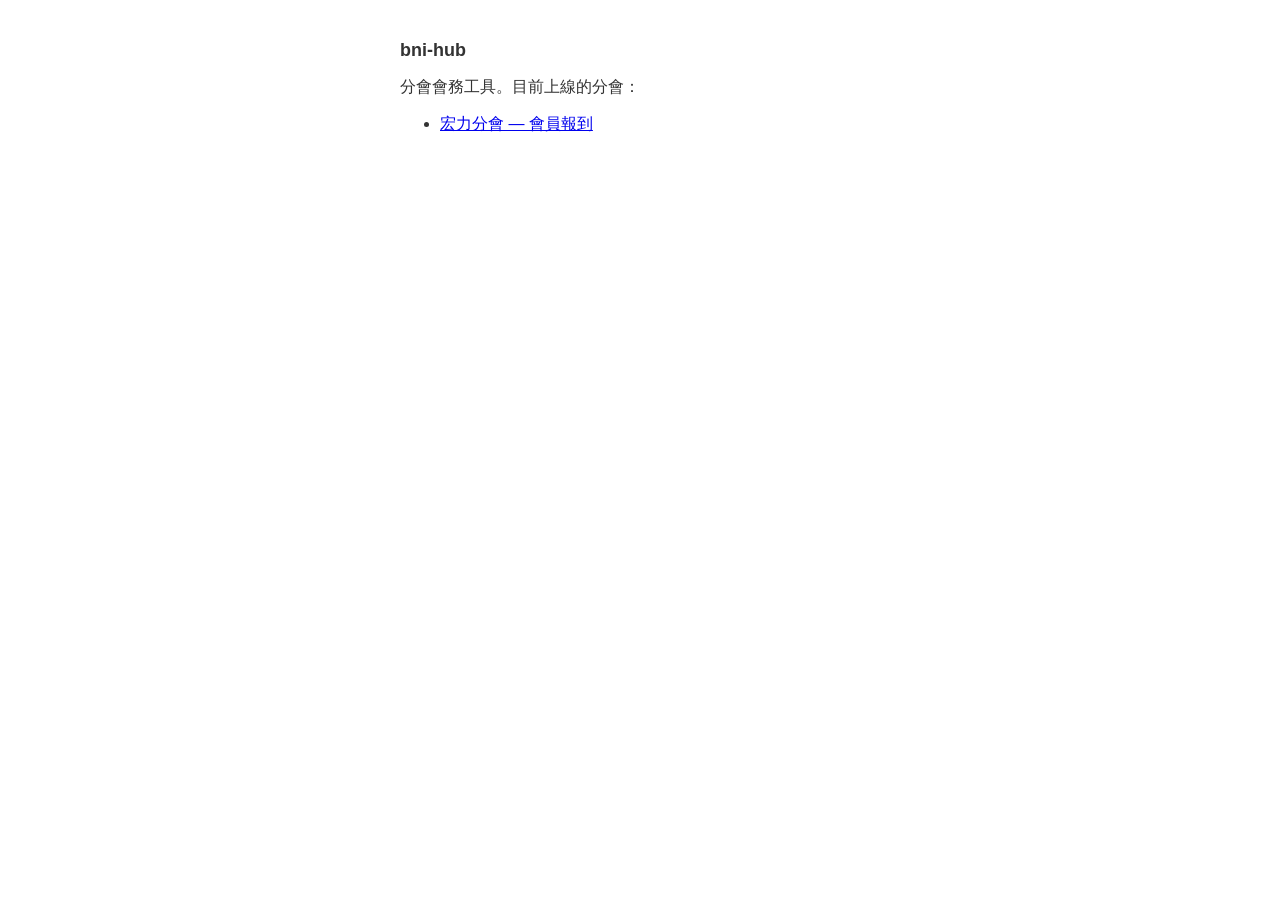
<file: index.html>
<!doctype html>
<html lang="zh-Hant">
<head><meta charset="utf-8"><meta name="viewport" content="width=device-width,initial-scale=1">
<meta name="robots" content="noindex, nofollow">
<title>bni-hub</title></head>
<body style="font-family:sans-serif;max-width:480px;margin:40px auto;padding:0 16px;color:#333">
<h1 style="font-size:18px">bni-hub</h1>
<p>分會會務工具。目前上線的分會：</p>
<ul><li><a href="./hongli/">宏力分會 — 會員報到</a></li></ul>
</body>
</html>
</file>
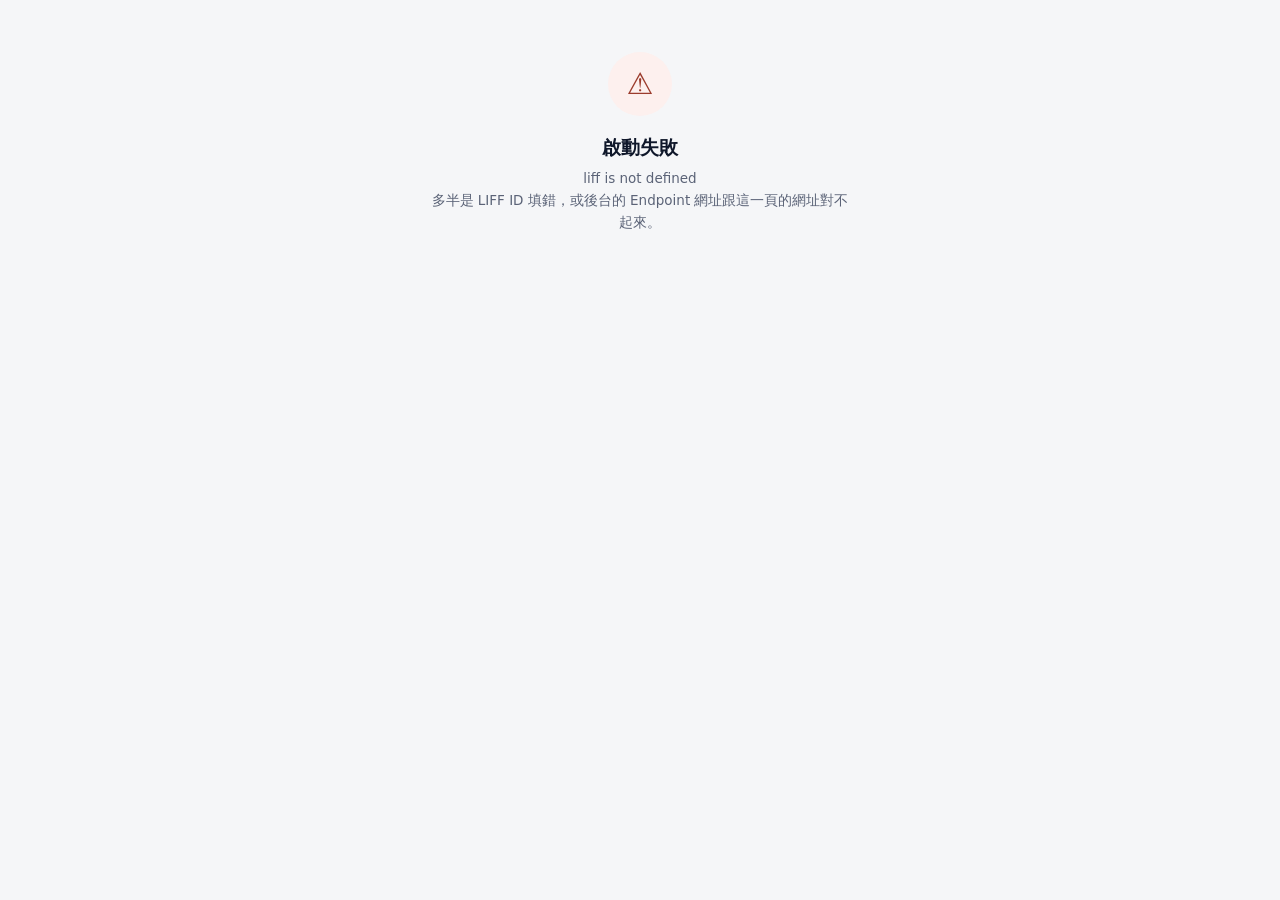
<file: hongli/index.html>
<!doctype html>
<html lang="zh-Hant">
<head>
<meta charset="utf-8">
<meta name="viewport" content="width=device-width,initial-scale=1,viewport-fit=cover">
<meta name="robots" content="noindex, nofollow">
<title>BNI 宏力分會｜報到</title>
<link rel="stylesheet" href="../app/common.css?v=2">
</head>
<body>
<div class="wrap" id="app">
  <div class="state"><div class="icon"><span class="spinner"></span></div><h2>讀取中…</h2><p></p></div>
</div>
<script>window.CHAPTER_SLUG = 'hongli';</script>
<script src="https://static.line-scdn.net/liff/edge/2/sdk.js"></script>
<script src="../app/common.js?v=2"></script>
<script src="../app/checkin.js?v=2"></script>
</body>
</html>
</file>
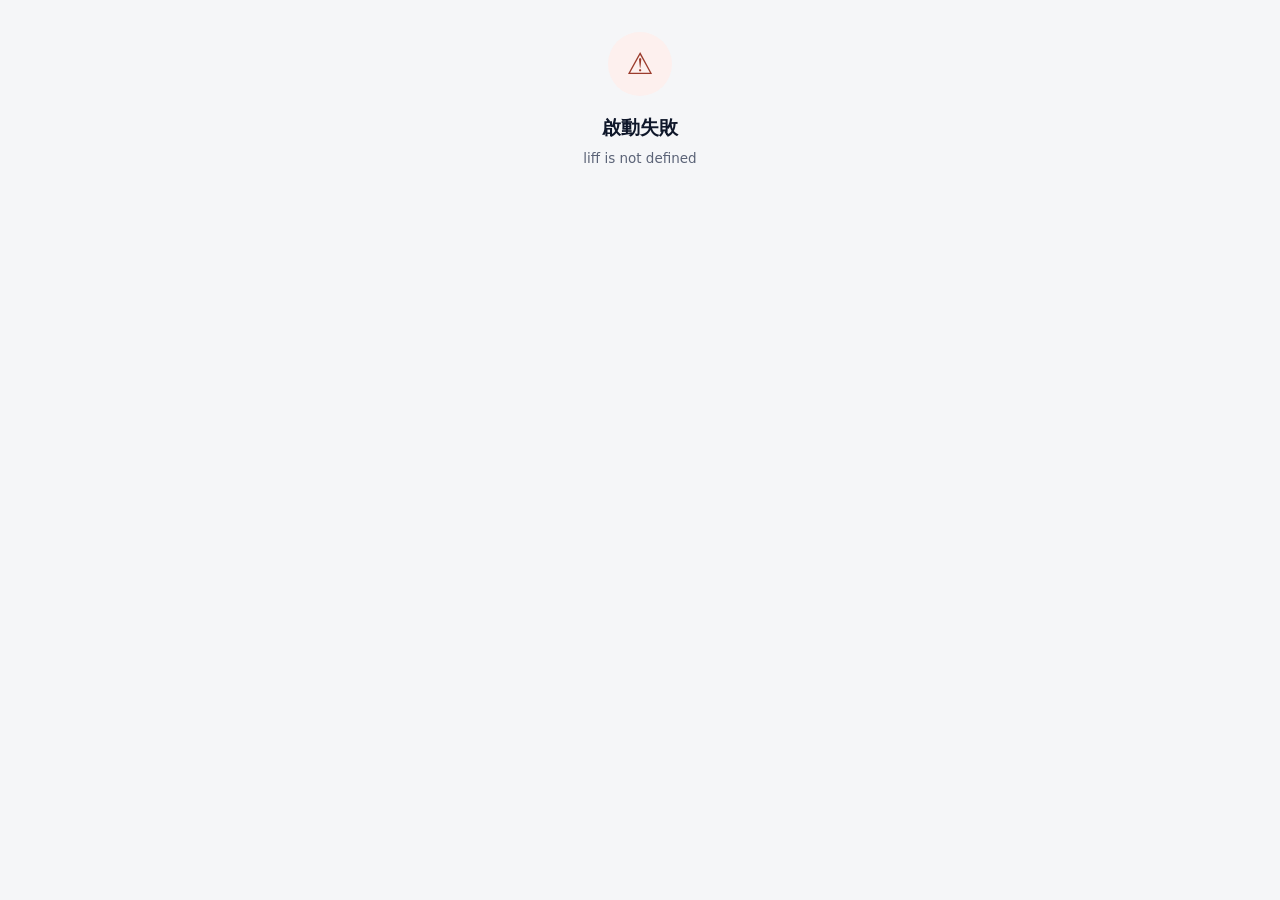
<file: hongli/admin/index.html>
<!doctype html>
<html lang="zh-Hant">
<head>
<meta charset="utf-8">
<meta name="viewport" content="width=device-width,initial-scale=1,viewport-fit=cover">
<meta name="robots" content="noindex, nofollow">
<title>BNI 宏力分會｜幹部台</title>
<link rel="stylesheet" href="../../app/common.css?v=2">
</head>
<body>
<div id="app">
  <div class="wrap"><div class="state"><div class="icon"><span class="spinner"></span></div><h2>讀取中…</h2><p></p></div></div>
</div>
<script>window.CHAPTER_SLUG = 'hongli';</script>
<script src="https://static.line-scdn.net/liff/edge/2/sdk.js"></script>
<script src="../../app/vendor-qrcode.js?v=2"></script>
<script src="../../app/common.js?v=2"></script>
<script src="../../app/admin.js?v=2"></script>
</body>
</html>
</file>
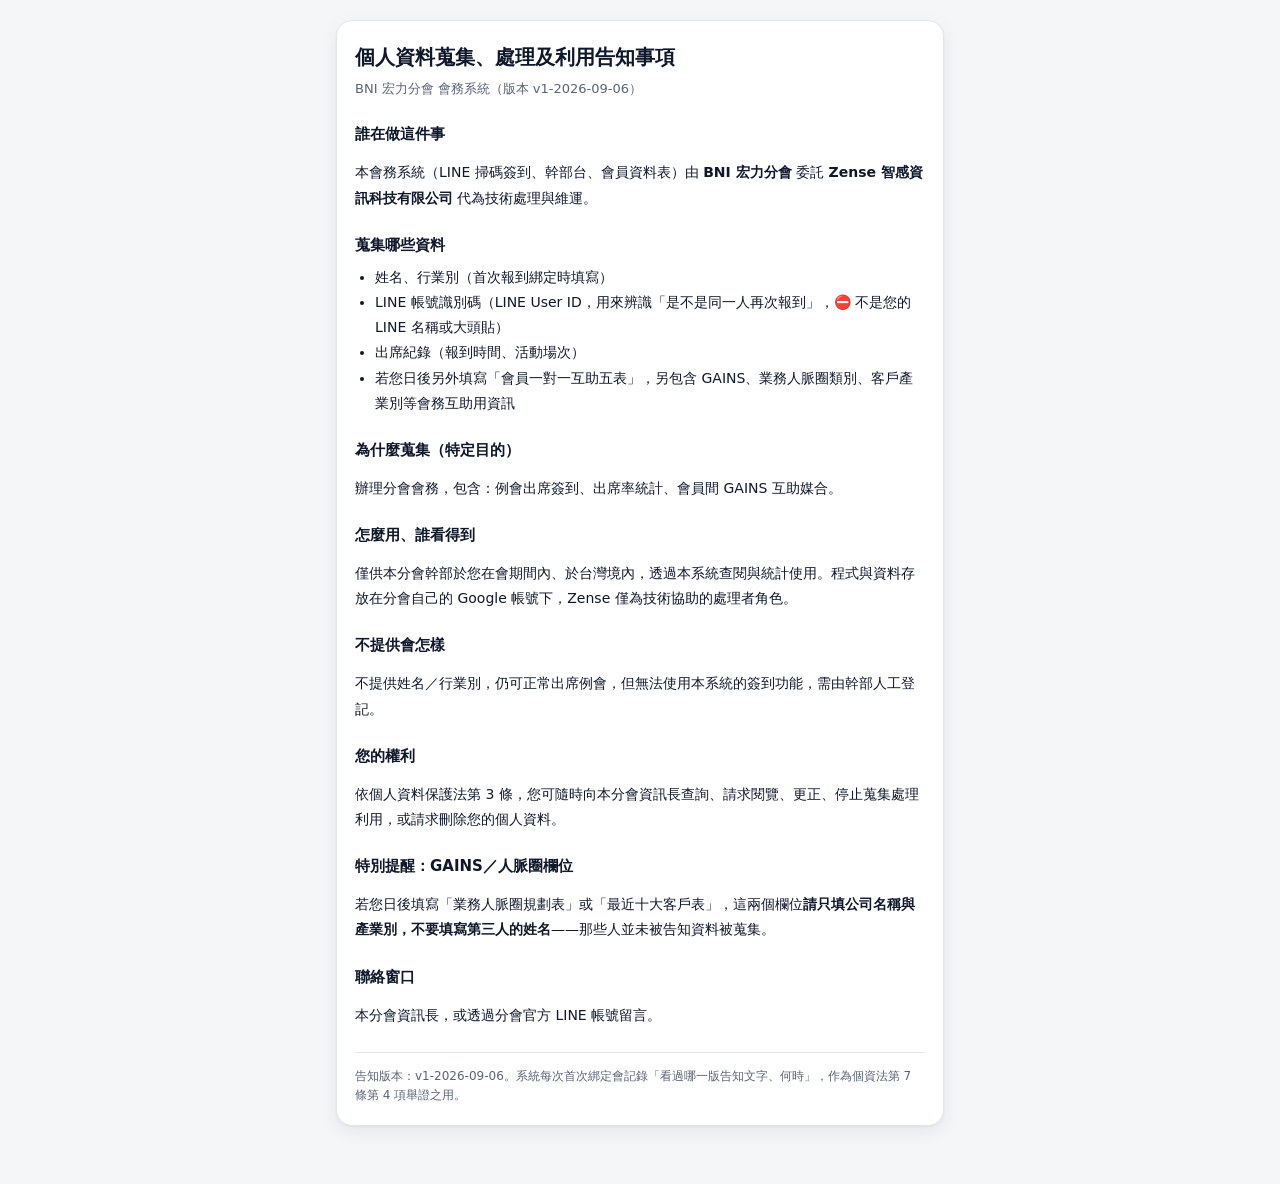
<file: hongli/privacy/index.html>
<!doctype html>
<html lang="zh-Hant">
<head>
<meta charset="utf-8">
<meta name="viewport" content="width=device-width,initial-scale=1">
<title>個人資料告知事項｜BNI 宏力分會</title>
<link rel="stylesheet" href="../../app/common.css">
<style>
  .wrap{max-width:640px}
  h1{font-size:20px;margin:0 0 4px}
  h2{font-size:15px;margin:22px 0 8px;color:var(--brand)}
  p,li{font-size:14px;color:var(--text);line-height:1.8}
  ul{padding-left:20px;margin:6px 0}
  .ver{font-size:12px;color:var(--muted);margin-top:24px;padding-top:14px;border-top:1px solid var(--line)}
</style>
</head>
<body>
<div class="wrap">
  <div class="card">
    <h1>個人資料蒐集、處理及利用告知事項</h1>
    <p style="color:var(--muted);font-size:13px;margin:0">BNI 宏力分會 會務系統（版本 v1-2026-09-06）</p>

    <h2>誰在做這件事</h2>
    <p>本會務系統（LINE 掃碼簽到、幹部台、會員資料表）由 <b>BNI 宏力分會</b> 委託 <b>Zense 智感資訊科技有限公司</b> 代為技術處理與維運。</p>

    <h2>蒐集哪些資料</h2>
    <ul>
      <li>姓名、行業別（首次報到綁定時填寫）</li>
      <li>LINE 帳號識別碼（LINE User ID，用來辨識「是不是同一人再次報到」，⛔ 不是您的 LINE 名稱或大頭貼）</li>
      <li>出席紀錄（報到時間、活動場次）</li>
      <li>若您日後另外填寫「會員一對一互助五表」，另包含 GAINS、業務人脈圈類別、客戶產業別等會務互助用資訊</li>
    </ul>

    <h2>為什麼蒐集（特定目的）</h2>
    <p>辦理分會會務，包含：例會出席簽到、出席率統計、會員間 GAINS 互助媒合。</p>

    <h2>怎麼用、誰看得到</h2>
    <p>僅供本分會幹部於您在會期間內、於台灣境內，透過本系統查閱與統計使用。程式與資料存放在分會自己的 Google 帳號下，Zense 僅為技術協助的處理者角色。</p>

    <h2>不提供會怎樣</h2>
    <p>不提供姓名／行業別，仍可正常出席例會，但無法使用本系統的簽到功能，需由幹部人工登記。</p>

    <h2>您的權利</h2>
    <p>依個人資料保護法第 3 條，您可隨時向本分會資訊長查詢、請求閱覽、更正、停止蒐集處理利用，或請求刪除您的個人資料。</p>

    <h2>特別提醒：GAINS／人脈圈欄位</h2>
    <p>若您日後填寫「業務人脈圈規劃表」或「最近十大客戶表」，這兩個欄位<b>請只填公司名稱與產業別，不要填寫第三人的姓名</b>——那些人並未被告知資料被蒐集。</p>

    <h2>聯絡窗口</h2>
    <p>本分會資訊長，或透過分會官方 LINE 帳號留言。</p>

    <div class="ver">告知版本：v1-2026-09-06。系統每次首次綁定會記錄「看過哪一版告知文字、何時」，作為個資法第 7 條第 4 項舉證之用。</div>
  </div>
</div>
</body>
</html>
</file>
<file: app/common.css>
/* bni-hub 共用樣式。⚠️ 這個檔案不准出現任何分會專屬字串（分會中文名／英文代稱／頻道識別碼／後端網址）——
   驗收會用關鍵字掃描這個資料夾，命中就是違規。 */
:root{
  --brand:#0F172A; --brand-d:#0B1220; --accent:#C5A35E;
  --bg:#F5F6F8; --surface:#FFFFFF; --surface2:#EEF1F6; --sunk:#E7ECF3;
  --text:#0F172A; --muted:#5B6377; --faint:#8791A5; --line:#E2E6EC;
  --ok:#1B6B43; --ok-bg:#ECF7F0; --warn:#8A6212; --warn-bg:#FBF1D3; --bad:#9B3B2C; --bad-bg:#FDF0EE;
  --shadow:0 1px 2px rgba(15,23,42,.05),0 6px 18px rgba(15,23,42,.07);
}
@media (prefers-color-scheme:dark){:root{
  --brand:#F1F5F9; --brand-d:#C5A35E; --accent:#C5A35E;
  --bg:#0B1220; --surface:#151C2B; --surface2:#1B2436; --sunk:#1B2436;
  --text:#F1F5F9; --muted:#94A3B8; --faint:#6B7688; --line:#2A3346;
  --ok:#7BD3A0; --ok-bg:#12281D; --warn:#E7C468; --warn-bg:#332916; --bad:#F0A796; --bad-bg:#2A1714;
  --shadow:0 1px 2px rgba(0,0,0,.35);
}}
:root[data-theme="light"]{
  --brand:#0F172A; --brand-d:#0B1220; --accent:#C5A35E;
  --bg:#F5F6F8; --surface:#FFFFFF; --surface2:#EEF1F6; --sunk:#E7ECF3;
  --text:#0F172A; --muted:#5B6377; --faint:#8791A5; --line:#E2E6EC;
  --ok:#1B6B43; --ok-bg:#ECF7F0; --warn:#8A6212; --warn-bg:#FBF1D3; --bad:#9B3B2C; --bad-bg:#FDF0EE;
}
:root[data-theme="dark"]{
  --brand:#F1F5F9; --brand-d:#C5A35E; --accent:#C5A35E;
  --bg:#0B1220; --surface:#151C2B; --surface2:#1B2436; --sunk:#1B2436;
  --text:#F1F5F9; --muted:#94A3B8; --faint:#6B7688; --line:#2A3346;
  --ok:#7BD3A0; --ok-bg:#12281D; --warn:#E7C468; --warn-bg:#332916; --bad:#F0A796; --bad-bg:#2A1714;
}
*{box-sizing:border-box;-webkit-tap-highlight-color:transparent}
html,body{margin:0;padding:0}
body{
  background:var(--bg);color:var(--text);
  font-family:"PingFang TC","Noto Sans TC","Microsoft JhengHei",-apple-system,system-ui,sans-serif;
  font-size:15px;line-height:1.6;-webkit-font-smoothing:antialiased;
  padding-bottom:calc(24px + env(safe-area-inset-bottom));
}
.wrap{max-width:480px;margin:0 auto;padding:20px 16px}
button{font-family:inherit;cursor:pointer}
input,select{font-family:inherit;font-size:16px}

.bar{position:sticky;top:0;z-index:20;background:var(--surface);border-bottom:1px solid var(--line);
  padding:12px 16px;display:flex;align-items:center;gap:10px;min-height:52px}
.bar h1{font-size:16px;margin:0;font-weight:800}
.bar .sub{font-size:11.5px;color:var(--muted)}

.card{background:var(--surface);border:1px solid var(--line);border-radius:16px;box-shadow:var(--shadow);
  padding:20px 18px;margin-bottom:14px}
.field{margin-bottom:14px}
.field label{display:block;font-size:13.5px;font-weight:700;margin-bottom:6px;color:var(--text)}
.field input[type=text]{width:100%;padding:11px 13px;border:1px solid var(--line);border-radius:10px;
  background:var(--surface2);color:var(--text)}
.field input[type=text]:focus{outline:2px solid var(--accent);outline-offset:1px}

.btn{display:block;width:100%;padding:15px;border:0;border-radius:13px;font-size:16px;font-weight:700;
  text-align:center;background:var(--brand);color:#fff;transition:transform .12s ease,opacity .15s ease}
.btn:disabled{opacity:.45;cursor:default}
.btn:not(:disabled):active{transform:scale(.98)}
.btn.ghost{background:transparent;border:1.5px solid var(--line);color:var(--text)}
.btn.small{width:auto;padding:9px 14px;font-size:13.5px;border-radius:10px}

.notice{background:var(--surface2);border:1px dashed var(--line);border-radius:12px;padding:13px 14px;
  font-size:12.5px;color:var(--muted);line-height:1.75;margin-bottom:16px}

.state{text-align:center;padding:32px 12px}
.state .icon{width:64px;height:64px;border-radius:50%;margin:0 auto 16px;display:flex;
  align-items:center;justify-content:center;font-size:30px}
.state.ok .icon{background:var(--ok-bg);color:var(--ok)}
.state.warn .icon{background:var(--warn-bg);color:var(--warn)}
.state.bad .icon{background:var(--bad-bg);color:var(--bad)}
.state h2{font-size:19px;margin:0 0 6px}
.state p{font-size:13.5px;color:var(--muted);margin:0}

.msg{margin-top:12px;padding:12px 14px;border-radius:12px;font-size:13.5px;line-height:1.6;display:none}
.msg.show{display:block}
.msg.ok{background:var(--ok-bg);color:var(--ok)}
.msg.err{background:var(--bad-bg);color:var(--bad)}

.chip{display:inline-flex;align-items:center;gap:4px;font-size:11px;font-weight:800;border-radius:20px;
  padding:3px 10px;white-space:nowrap}
.chip.ok{background:var(--ok-bg);color:var(--ok)}
.chip.warn{background:var(--warn-bg);color:var(--warn)}
.chip.bad{background:var(--bad-bg);color:var(--bad)}
.chip.line{background:transparent;color:var(--muted);border:1px solid var(--line)}

.att{display:flex;align-items:center;gap:10px;padding:9px 2px;border-bottom:1px solid var(--line)}
.att:last-child{border-bottom:none}
.av{width:34px;height:34px;border-radius:50%;background:var(--sunk);color:var(--brand);font-weight:800;
  display:flex;align-items:center;justify-content:center;flex:none;font-size:14px}
.tm{font-size:11.5px;color:var(--muted)}
.empty{text-align:center;color:var(--muted);font-size:13px;padding:24px 0}

.kpis{display:grid;grid-template-columns:repeat(3,1fr);gap:8px;margin-bottom:12px}
.kpi{background:var(--surface);border:1px solid var(--line);border-radius:13px;padding:10px 6px;
  text-align:center;box-shadow:var(--shadow)}
.kpi .v{font-size:20px;font-weight:800;color:var(--brand)}
.kpi .k{font-size:11px;color:var(--muted);margin-top:1px}

.qrbox{background:#fff;border-radius:16px;padding:20px;text-align:center;margin-bottom:14px}
.qrbox img{max-width:220px;width:100%}
.qrbox .code{font-size:13px;color:var(--muted);margin-top:8px;letter-spacing:.04em}

.spinner{width:20px;height:20px;border:2.5px solid var(--line);border-top-color:var(--accent);
  border-radius:50%;animation:spin .8s linear infinite;display:inline-block;vertical-align:-4px}
@keyframes spin{to{transform:rotate(360deg)}}
@media (prefers-reduced-motion:reduce){.spinner{animation:none}}
</file>
